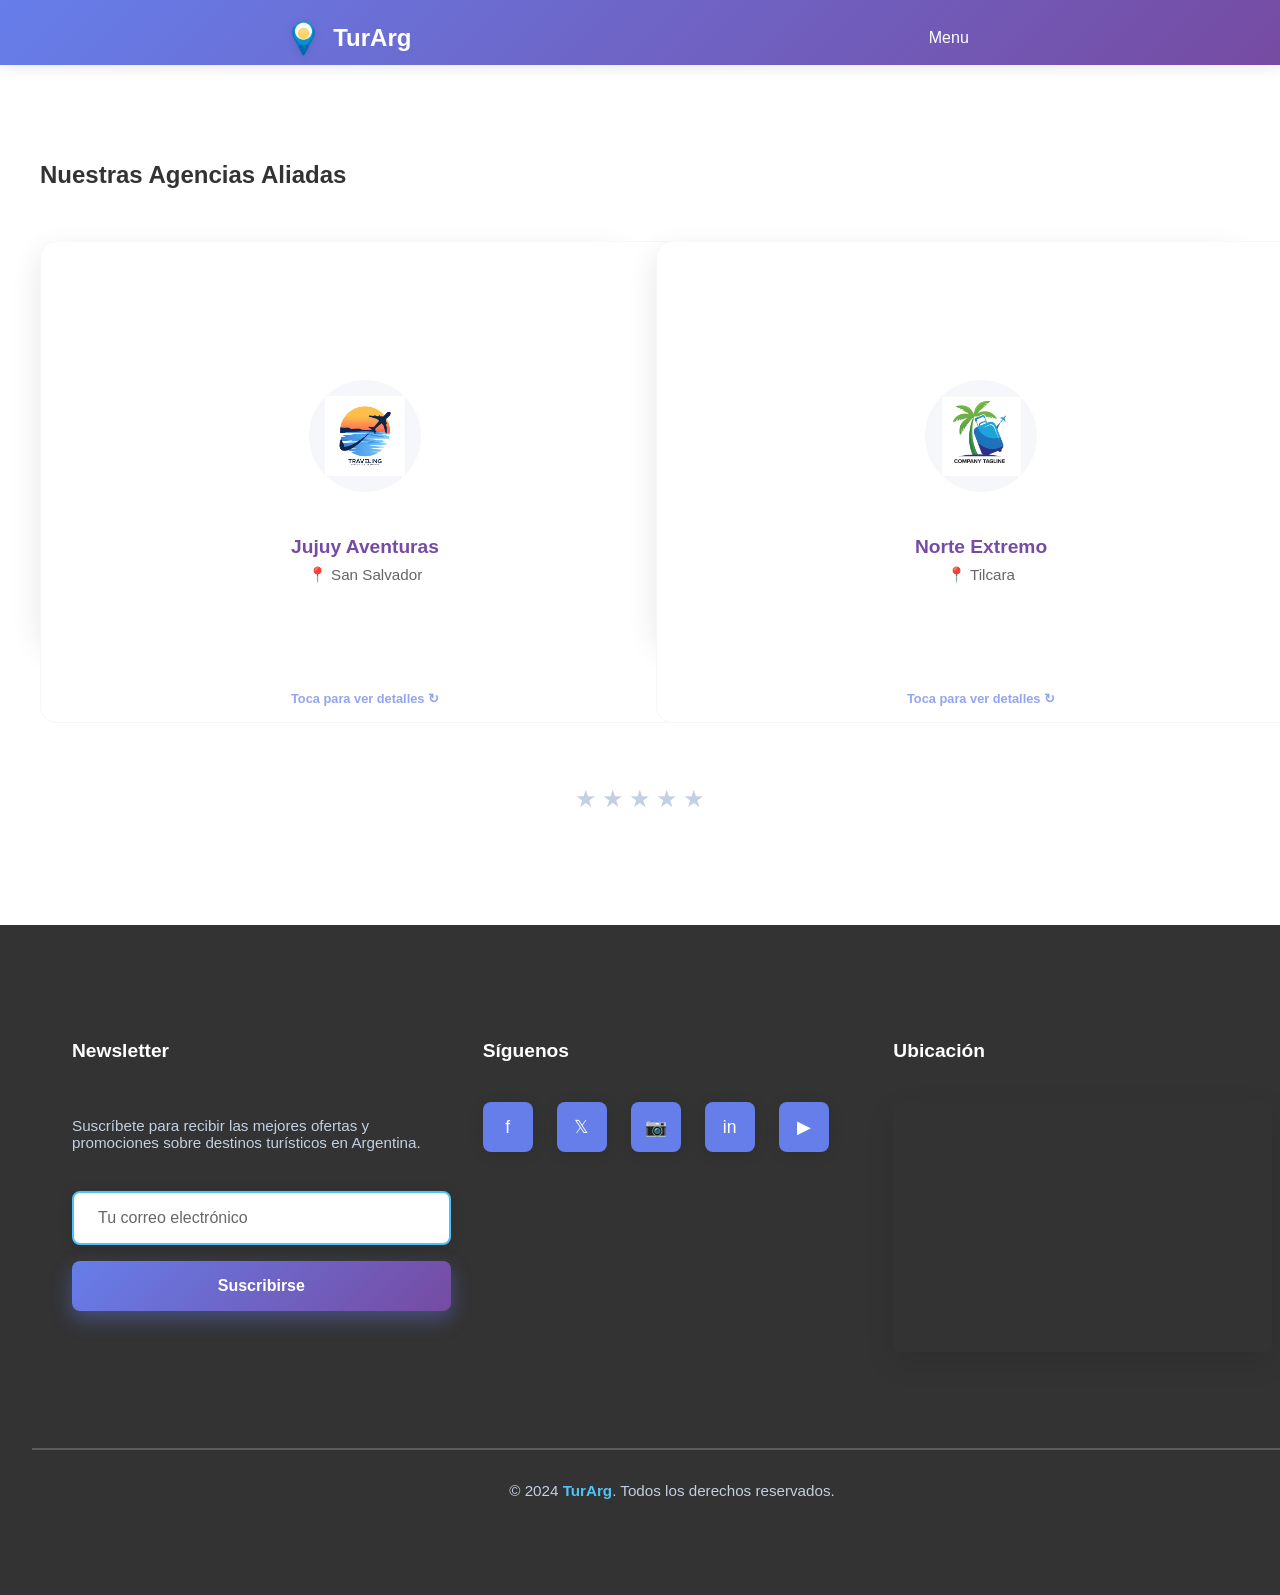
<file: agencia.html>
<!doctype html>
<html lang="es">
  <head>
    <meta charset="UTF-8" />
    <meta name="viewport" content="width=device-width, initial-scale=1.0" />
    <link rel="stylesheet" href="css/pages/agencia.css" />
    <title>Destino - TurArg</title>
  </head>
  <body>
    <!-- Encabezado -->
    <header>
      <nav class="navbar">
        <ul class="nav-links">
          <a href="index.html" class="logo-container">
            <img
              src="assets/images/TurArg-logo.webp"
              alt="Logo de Turi-Arg"
              title="Turi-Arg"
              class="logo"
            />
            <p class="">TurArg</p>
          </a>
          <li class="dropdown">
            <a href="#">Menu</a>
            <ul class="dropdown-menu">
              <li><a href="destino.html">Destino</a></li>
              <li><a href="agencia.html">Agencia</a></li>
              <li><a href="precio.html">Precio</a></li>
            </ul>
          </li>
        </ul>
      </nav>
    </header>

    <!-- Contenido Principal -->
    <main class="destination-main">
      <section class="agencies-section">
        <h1 class="filter-title">Nuestras Agencias Aliadas</h1>

        <div class="agencies-grid">
          <div class="flip-card">
            <div class="flip-card-inner">
              <div class="flip-card-front">
                <div class="agency-logo">
                  <img src="assets/images/agencia1.jpg" alt="Logo Agencia" />
                </div>
                <h3 class="agency-name">Jujuy Aventuras</h3>
                <span class="agency-location">📍 San Salvador</span>
                <div class="flip-hint">Toca para ver detalles ↻</div>
              </div>

              <div class="flip-card-back">
                <h3 class="back-title">Servicios</h3>
                <ul class="services-list">
                  <li>✅ Trekking Guiado</li>
                  <li>✅ Excursiones a las Salinas</li>
                  <li>✅ Alquiler de Bicicletas</li>
                </ul>
                <div class="agency-contact">
                  <p>📞 +54 388 1234567</p>
                  <p>📧 info@jujuyadv.com.ar</p>
                </div>
                <a href="#" class="btn-agency-contact">Contactar</a>
              </div>
            </div>
          </div>

          <div class="flip-card">
            <div class="flip-card-inner">
              <div class="flip-card-front">
                <div class="agency-logo">
                  <img src="assets/images/agencia2.jpg" alt="Logo Agencia" />
                </div>
                <h3 class="agency-name">Norte Extremo</h3>
                <span class="agency-location">📍 Tilcara</span>
                <div class="flip-hint">Toca para ver detalles ↻</div>
              </div>
              <div class="flip-card-back">
                <h3 class="back-title">Especialidades</h3>
                <ul class="services-list">
                  <li>✅ Rappel & Escalada</li>
                  <li>✅ Travesías 4x4</li>
                  <li>✅ Astroturismo</li>
                </ul>
                <div class="agency-contact">
                  <p>📞 +54 388 7654321</p>
                  <p>📧 contacto@norteextremo.com</p>
                </div>
                <a href="#" class="btn-agency-contact">Contactar</a>
              </div>
            </div>
          </div>
        </div>
      </section>
      <div class="rating-container">
        <div class="star-rating">
          <input type="radio" id="star5" name="rating" value="5" />
          <label for="star5" title="5 estrellas">★</label>

          <input type="radio" id="star4" name="rating" value="4" />
          <label for="star4" title="4 estrellas">★</label>

          <input type="radio" id="star3" name="rating" value="3" />
          <label for="star3" title="3 estrellas">★</label>

          <input type="radio" id="star2" name="rating" value="2" />
          <label for="star2" title="2 estrellas">★</label>

          <input type="radio" id="star1" name="rating" value="1" />
          <label for="star1" title="1 estrella">★</label>
        </div>
      </div>
    </main>

    <!-- Pie de página -->
    <footer>
      <div class="footer-container">
        <!-- Sección Newsletter -->
        <div class="footer-section-newsletter">
          <h3 class="footer-newsletter-title">Newsletter</h3>
          <p class="footer-newsletter-description">
            Suscríbete para recibir las mejores ofertas y promociones sobre
            destinos turísticos en Argentina.
          </p>
          <form class="newsletter-form">
            <input type="email" placeholder="Tu correo electrónico" required />
            <button type="submit">Suscribirse</button>
          </form>
        </div>

        <!-- Sección Redes Sociales -->
        <div class="footer-section-social">
          <h3 class="footer-social-title">Síguenos</h3>
          <div class="social-links">
            <a href="#" class="social-link" title="Facebook">f</a>
            <a href="#" class="social-link" title="Twitter">𝕏</a>
            <a href="#" class="social-link" title="Instagram">📷</a>
            <a href="#" class="social-link" title="LinkedIn">in</a>
            <a href="#" class="social-link" title="YouTube">▶</a>
          </div>
        </div>

        <!-- Sección Mapa Interactivo -->
        <div class="footer-section-map">
          <h3 class="footer-map-title">Ubicación</h3>
          <div class="map-container">
            <iframe
              src="https://www.openstreetmap.org/export/embed.html?bbox=-73.5,-56.0,-53.6,-21.8&layer=mapnik&marker=-38.4161,-63.6167"
              allowfullscreen=""
              loading="lazy"
              referrerpolicy="no-referrer-when-downgrade"
            >
            </iframe>
          </div>
        </div>
      </div>

      <!-- Footer Bottom -->
      <div class="footer-bottom">
        <p class="footer-copyright">
          &copy; 2024 <strong>TurArg</strong>. Todos los derechos reservados.
        </p>
      </div>
    </footer>
  </body>
</html>
</file>
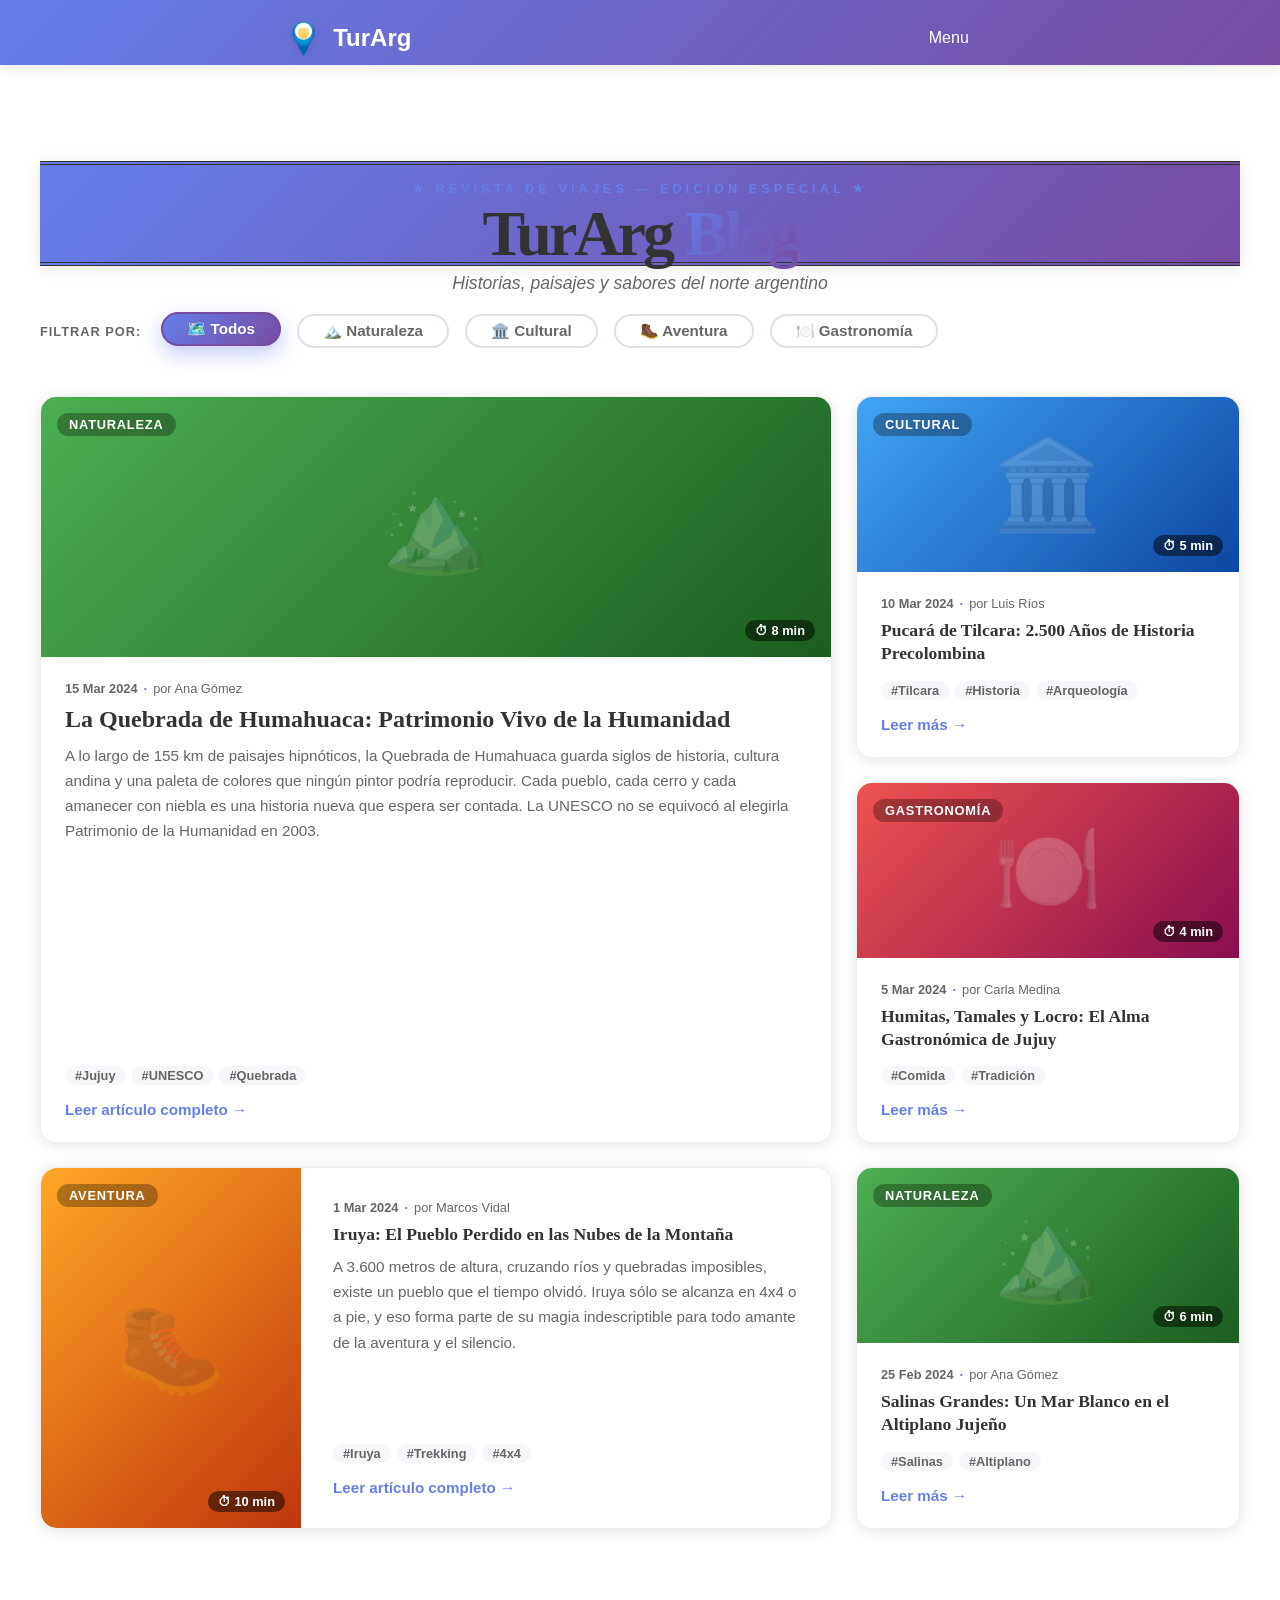
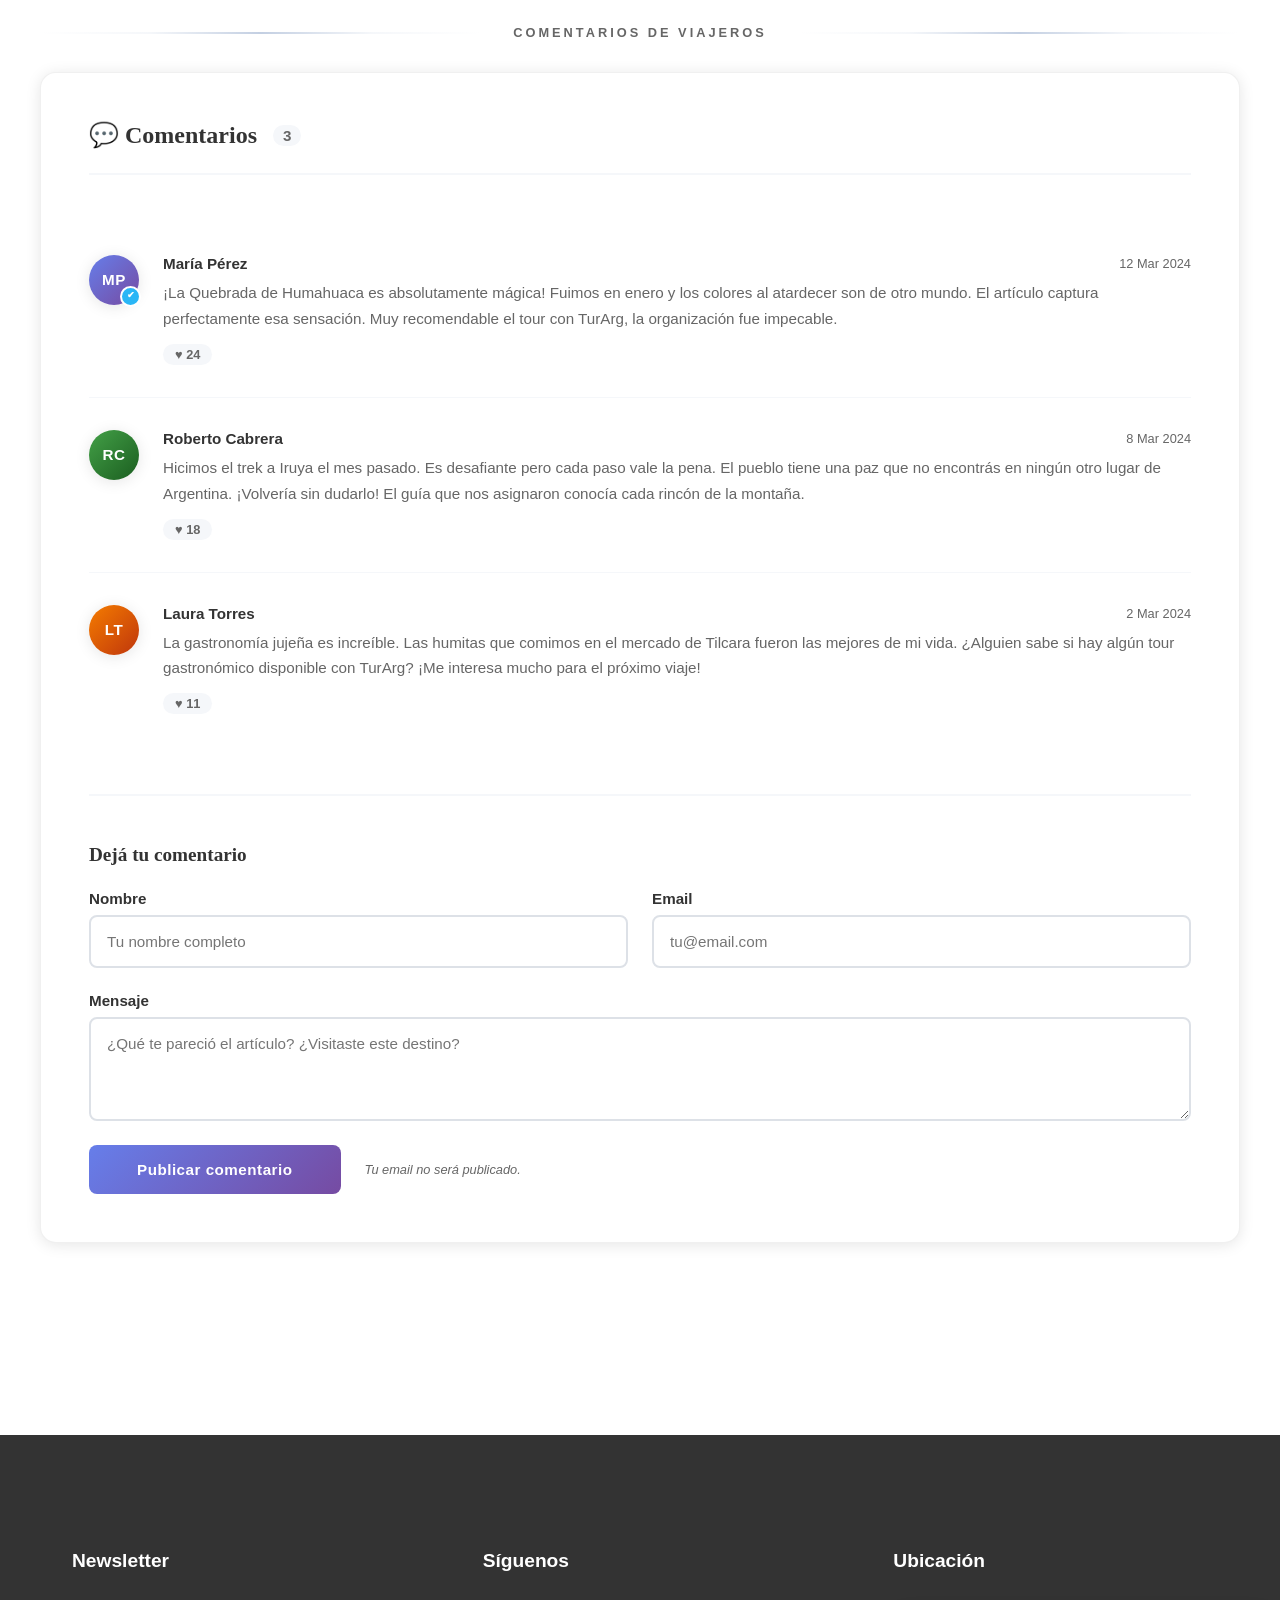
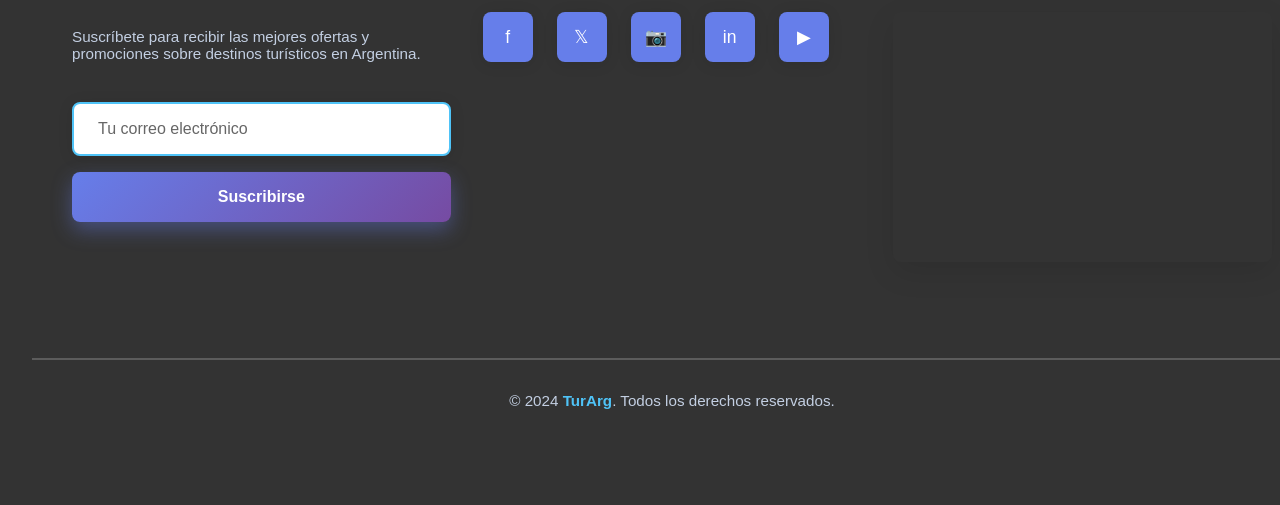
<file: blog.html>
<!doctype html>
<html lang="es">
  <head>
    <meta charset="UTF-8" />
    <meta name="viewport" content="width=device-width, initial-scale=1.0" />
    <link rel="stylesheet" href="css/pages/blog.css" />
    <title>Destino - TurArg</title>
  </head>
  <body>
    <!-- Encabezado -->
    <header>
      <nav class="navbar">
        <ul class="nav-links">
          <a href="index.html" class="logo-container">
            <img
              src="assets/images/TurArg-logo.webp"
              alt="Logo de Turi-Arg"
              title="Turi-Arg"
              class="logo"
            />
            <p class="">TurArg</p>
          </a>
          <li class="dropdown">
            <a href="#">Menu</a>
            <ul class="dropdown-menu">
              <li><a href="destino.html">Destino</a></li>
              <li><a href="agencia.html">Agencia</a></li>
              <li><a href="precio.html">Precio</a></li>
            </ul>
          </li>
        </ul>
      </nav>
    </header>

    <!-- Contenido Principal -->
    <main class="destination-main">
      <section class="blog-section">
        <!-- ── Radio inputs ocultos para el filtrado CSS ── -->
        <input
          type="radio"
          name="blog-filter"
          id="filter-all"
          class="blog-filter-input"
          checked
        />
        <input
          type="radio"
          name="blog-filter"
          id="filter-naturaleza"
          class="blog-filter-input"
        />
        <input
          type="radio"
          name="blog-filter"
          id="filter-cultural"
          class="blog-filter-input"
        />
        <input
          type="radio"
          name="blog-filter"
          id="filter-aventura"
          class="blog-filter-input"
        />
        <input
          type="radio"
          name="blog-filter"
          id="filter-gastronomia"
          class="blog-filter-input"
        />

        <!-- ── Encabezado estilo periódico ── -->
        <header class="blog-header">
          <h1 class="blog-title">TurArg <span>Blog</span></h1>
          <p class="blog-subtitle">
            Historias, paisajes y sabores del norte argentino
          </p>
          <!--<p class="blog-date-line">Jujuy · Argentina · Edición 2024</p>-->
        </header>

        <!-- ── Filtros de categoría ── -->
        <div class="blog-filter-controls">
          <label for="filter-all" class="filter-label">🗺️ Todos</label>
          <label for="filter-naturaleza" class="filter-label"
            >🏔️ Naturaleza</label
          >
          <label for="filter-cultural" class="filter-label">🏛️ Cultural</label>
          <label for="filter-aventura" class="filter-label">🥾 Aventura</label>
          <label for="filter-gastronomia" class="filter-label"
            >🍽️ Gastronomía</label
          >
        </div>

        <!-- ══════════════════════════════════════
             NEWSPAPER GRID
             Layout (3 columnas):
             [ FEATURED 2×2     ] [ Art-2 ]
             [                  ] [ Art-3 ]
             [ WIDE 2×1         ] [ Art-5 ]
             ══════════════════════════════════════ -->
        <div class="blog-grid">
          <!-- Art-1: FEATURED · Naturaleza -->
          <article class="blog-card blog-card--featured cat-naturaleza">
            <div class="blog-card__image blog-img--naturaleza">
              <span class="blog-card__category">Naturaleza</span>
              <span class="blog-card__read-time">⏱ 8 min</span>
            </div>
            <div class="blog-card__body">
              <div class="blog-card__meta">
                <time>15 Mar 2024</time>
                <span class="meta-sep">·</span>
                <span>por Ana Gómez</span>
              </div>
              <h2 class="blog-card__title">
                La Quebrada de Humahuaca: Patrimonio Vivo de la Humanidad
              </h2>
              <p class="blog-card__excerpt">
                A lo largo de 155 km de paisajes hipnóticos, la Quebrada de
                Humahuaca guarda siglos de historia, cultura andina y una paleta
                de colores que ningún pintor podría reproducir. Cada pueblo,
                cada cerro y cada amanecer con niebla es una historia nueva que
                espera ser contada. La UNESCO no se equivocó al elegirla
                Patrimonio de la Humanidad en 2003.
              </p>
              <div class="blog-card__tags">
                <span class="blog-tag">#Jujuy</span>
                <span class="blog-tag">#UNESCO</span>
                <span class="blog-tag">#Quebrada</span>
              </div>
              <a href="#" class="blog-card__link">Leer artículo completo →</a>
            </div>
          </article>

          <!-- Art-2: Cultural -->
          <article class="blog-card cat-cultural">
            <div class="blog-card__image blog-img--cultural">
              <span class="blog-card__category">Cultural</span>
              <span class="blog-card__read-time">⏱ 5 min</span>
            </div>
            <div class="blog-card__body">
              <div class="blog-card__meta">
                <time>10 Mar 2024</time>
                <span class="meta-sep">·</span>
                <span>por Luis Ríos</span>
              </div>
              <h3 class="blog-card__title">
                Pucará de Tilcara: 2.500 Años de Historia Precolombina
              </h3>
              <div class="blog-card__tags">
                <span class="blog-tag">#Tilcara</span>
                <span class="blog-tag">#Historia</span>
                <span class="blog-tag">#Arqueología</span>
              </div>
              <a href="#" class="blog-card__link">Leer más →</a>
            </div>
          </article>

          <!-- Art-3: Gastronomía -->
          <article class="blog-card cat-gastronomia">
            <div class="blog-card__image blog-img--gastronomia">
              <span class="blog-card__category">Gastronomía</span>
              <span class="blog-card__read-time">⏱ 4 min</span>
            </div>
            <div class="blog-card__body">
              <div class="blog-card__meta">
                <time>5 Mar 2024</time>
                <span class="meta-sep">·</span>
                <span>por Carla Medina</span>
              </div>
              <h3 class="blog-card__title">
                Humitas, Tamales y Locro: El Alma Gastronómica de Jujuy
              </h3>
              <div class="blog-card__tags">
                <span class="blog-tag">#Comida</span>
                <span class="blog-tag">#Tradición</span>
              </div>
              <a href="#" class="blog-card__link">Leer más →</a>
            </div>
          </article>

          <!-- Art-4: WIDE · Aventura -->
          <article class="blog-card blog-card--wide cat-aventura">
            <div class="blog-card__image blog-img--aventura">
              <span class="blog-card__category">Aventura</span>
              <span class="blog-card__read-time">⏱ 10 min</span>
            </div>
            <div class="blog-card__body">
              <div class="blog-card__meta">
                <time>1 Mar 2024</time>
                <span class="meta-sep">·</span>
                <span>por Marcos Vidal</span>
              </div>
              <h3 class="blog-card__title">
                Iruya: El Pueblo Perdido en las Nubes de la Montaña
              </h3>
              <p class="blog-card__excerpt">
                A 3.600 metros de altura, cruzando ríos y quebradas imposibles,
                existe un pueblo que el tiempo olvidó. Iruya sólo se alcanza en
                4x4 o a pie, y eso forma parte de su magia indescriptible para
                todo amante de la aventura y el silencio.
              </p>
              <div class="blog-card__tags">
                <span class="blog-tag">#Iruya</span>
                <span class="blog-tag">#Trekking</span>
                <span class="blog-tag">#4x4</span>
              </div>
              <a href="#" class="blog-card__link">Leer artículo completo →</a>
            </div>
          </article>

          <!-- Art-5: Naturaleza -->
          <article class="blog-card cat-naturaleza">
            <div class="blog-card__image blog-img--naturaleza">
              <span class="blog-card__category">Naturaleza</span>
              <span class="blog-card__read-time">⏱ 6 min</span>
            </div>
            <div class="blog-card__body">
              <div class="blog-card__meta">
                <time>25 Feb 2024</time>
                <span class="meta-sep">·</span>
                <span>por Ana Gómez</span>
              </div>
              <h3 class="blog-card__title">
                Salinas Grandes: Un Mar Blanco en el Altiplano Jujeño
              </h3>
              <div class="blog-card__tags">
                <span class="blog-tag">#Salinas</span>
                <span class="blog-tag">#Altiplano</span>
              </div>
              <a href="#" class="blog-card__link">Leer más →</a>
            </div>
          </article>
        </div>
        <!-- /blog-grid -->

        <!-- ── Separador tipo diario ── -->
        <div class="blog-section-divider">
          <span>Comentarios de Viajeros</span>
        </div>

        <!-- ══════════════════════════════════════
             SECCIÓN DE COMENTARIOS
             Avatares CSS puro con ::before/::after
             ══════════════════════════════════════ -->
        <div class="blog-comments">
          <h3 class="blog-comments__title" data-count="3">💬 Comentarios</h3>

          <div class="comments-list">
            <!-- Comentario 1 — avatar con verificado (::after) -->
            <div class="comment">
              <div
                class="comment__avatar comment__avatar--verified"
                data-initials="MP"
              ></div>
              <div class="comment__body">
                <div class="comment__header">
                  <span class="comment__name">María Pérez</span>
                  <time class="comment__date">12 Mar 2024</time>
                </div>
                <p class="comment__text">
                  ¡La Quebrada de Humahuaca es absolutamente mágica! Fuimos en
                  enero y los colores al atardecer son de otro mundo. El
                  artículo captura perfectamente esa sensación. Muy recomendable
                  el tour con TurArg, la organización fue impecable.
                </p>
                <div class="comment__reactions">
                  <button class="comment__like">♥ 24</button>
                </div>
              </div>
            </div>

            <!-- Comentario 2 -->
            <div class="comment">
              <div class="comment__avatar" data-initials="RC"></div>
              <div class="comment__body">
                <div class="comment__header">
                  <span class="comment__name">Roberto Cabrera</span>
                  <time class="comment__date">8 Mar 2024</time>
                </div>
                <p class="comment__text">
                  Hicimos el trek a Iruya el mes pasado. Es desafiante pero cada
                  paso vale la pena. El pueblo tiene una paz que no encontrás en
                  ningún otro lugar de Argentina. ¡Volvería sin dudarlo! El guía
                  que nos asignaron conocía cada rincón de la montaña.
                </p>
                <div class="comment__reactions">
                  <button class="comment__like">♥ 18</button>
                </div>
              </div>
            </div>

            <!-- Comentario 3 -->
            <div class="comment">
              <div class="comment__avatar" data-initials="LT"></div>
              <div class="comment__body">
                <div class="comment__header">
                  <span class="comment__name">Laura Torres</span>
                  <time class="comment__date">2 Mar 2024</time>
                </div>
                <p class="comment__text">
                  La gastronomía jujeña es increíble. Las humitas que comimos en
                  el mercado de Tilcara fueron las mejores de mi vida. ¿Alguien
                  sabe si hay algún tour gastronómico disponible con TurArg? ¡Me
                  interesa mucho para el próximo viaje!
                </p>
                <div class="comment__reactions">
                  <button class="comment__like">♥ 11</button>
                </div>
              </div>
            </div>
          </div>
          <!-- /comments-list -->

          <!-- ── Formulario de comentario ── -->
          <form class="comment-form">
            <h4 class="comment-form__title">Dejá tu comentario</h4>
            <div class="comment-form__fields">
              <div class="comment-form__group">
                <label for="comment-name">Nombre</label>
                <input
                  type="text"
                  id="comment-name"
                  placeholder="Tu nombre completo"
                />
              </div>
              <div class="comment-form__group">
                <label for="comment-email">Email</label>
                <input
                  type="email"
                  id="comment-email"
                  placeholder="tu@email.com"
                />
              </div>
              <div class="comment-form__group comment-form__group--full">
                <label for="comment-text">Mensaje</label>
                <textarea
                  id="comment-text"
                  rows="4"
                  placeholder="¿Qué te pareció el artículo? ¿Visitaste este destino?"
                ></textarea>
              </div>
            </div>
            <div class="comment-form__footer">
              <button type="submit" class="comment-form__submit">
                Publicar comentario
              </button>
              <span class="comment-form__note">
                Tu email no será publicado.
              </span>
            </div>
          </form>
        </div>
        <!-- /blog-comments -->
      </section>
    </main>

    <!-- Pie de página -->
    <footer>
      <div class="footer-container">
        <!-- Sección Newsletter -->
        <div class="footer-section-newsletter">
          <h3 class="footer-newsletter-title">Newsletter</h3>
          <p class="footer-newsletter-description">
            Suscríbete para recibir las mejores ofertas y promociones sobre
            destinos turísticos en Argentina.
          </p>
          <form class="newsletter-form">
            <input type="email" placeholder="Tu correo electrónico" required />
            <button type="submit">Suscribirse</button>
          </form>
        </div>

        <!-- Sección Redes Sociales -->
        <div class="footer-section-social">
          <h3 class="footer-social-title">Síguenos</h3>
          <div class="social-links">
            <a href="#" class="social-link" title="Facebook">f</a>
            <a href="#" class="social-link" title="Twitter">𝕏</a>
            <a href="#" class="social-link" title="Instagram">📷</a>
            <a href="#" class="social-link" title="LinkedIn">in</a>
            <a href="#" class="social-link" title="YouTube">▶</a>
          </div>
        </div>

        <!-- Sección Mapa Interactivo -->
        <div class="footer-section-map">
          <h3 class="footer-map-title">Ubicación</h3>
          <div class="map-container">
            <iframe
              src="https://www.openstreetmap.org/export/embed.html?bbox=-73.5,-56.0,-53.6,-21.8&layer=mapnik&marker=-38.4161,-63.6167"
              allowfullscreen=""
              loading="lazy"
              referrerpolicy="no-referrer-when-downgrade"
            >
            </iframe>
          </div>
        </div>
      </div>

      <!-- Footer Bottom -->
      <div class="footer-bottom">
        <p class="footer-copyright">
          &copy; 2024 <strong>TurArg</strong>. Todos los derechos reservados.
        </p>
      </div>
    </footer>
  </body>
</html>
</file>
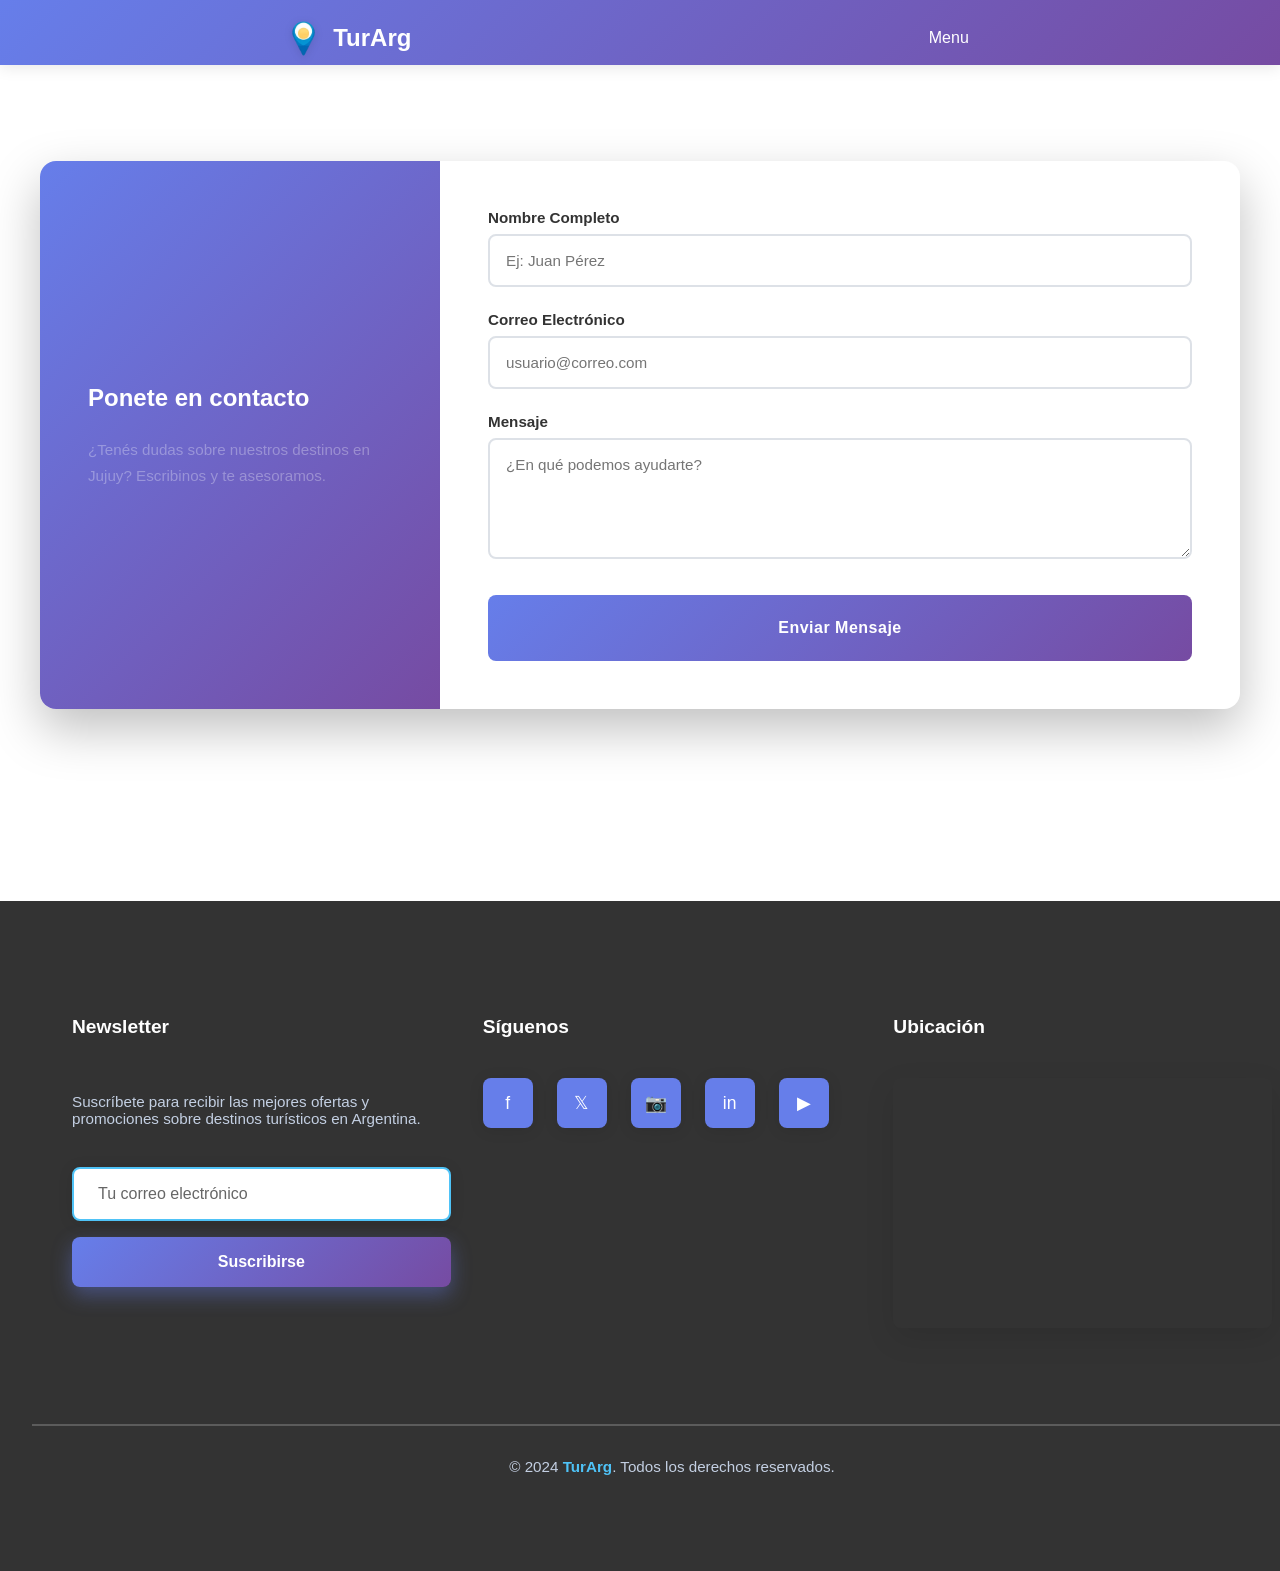
<file: contact.html>
<!doctype html>
<html lang="es">
  <head>
    <meta charset="UTF-8" />
    <meta name="viewport" content="width=device-width, initial-scale=1.0" />
    <link rel="stylesheet" href="css/pages/contact.css" />
    <title>Destino - TurArg</title>
  </head>
  <body>
    <!-- Encabezado -->
    <header>
      <nav class="navbar">
        <ul class="nav-links">
          <a href="index.html" class="logo-container">
            <img
              src="assets/images/TurArg-logo.webp"
              alt="Logo de Turi-Arg"
              title="Turi-Arg"
              class="logo"
            />
            <p class="">TurArg</p>
          </a>
          <li class="dropdown">
            <a href="#">Menu</a>
            <ul class="dropdown-menu">
              <li><a href="destino.html">Destino</a></li>
              <li><a href="agencia.html">Agencia</a></li>
              <li><a href="precio.html">Precio</a></li>
            </ul>
          </li>
        </ul>
      </nav>
    </header>

    <!-- Contenido Principal -->
    <main class="destination-main">
      <section class="contact-section">
        <div class="contact-container">
          <div class="contact-info">
            <h2 class="filter-title">Ponete en contacto</h2>
            <p>
              ¿Tenés dudas sobre nuestros destinos en Jujuy? Escribinos y te
              asesoramos.
            </p>
          </div>

          <input type="checkbox" id="form-trigger" class="form-state-check" />

          <form class="contact-form" action="#success-modal">
            <div class="form-group">
              <label for="name">Nombre Completo</label>
              <input
                type="text"
                id="name"
                name="name"
                placeholder="Ej: Juan Pérez"
                required
                minlength="3"
              />
              <span class="error-msg"
                >Por favor, ingresá un nombre válido.</span
              >
            </div>

            <div class="form-group">
              <label for="email">Correo Electrónico</label>
              <input
                type="email"
                id="email"
                name="email"
                placeholder="usuario@correo.com"
                required
              />
              <span class="error-msg"
                >Ingresá un email válido (ej@mail.com).</span
              >
            </div>

            <div class="form-group">
              <label for="message">Mensaje</label>
              <textarea
                id="message"
                name="message"
                rows="5"
                placeholder="¿En qué podemos ayudarte?"
                required
                minlength="10"
              ></textarea>
              <span class="error-msg"
                >Por favor, escribí un mensaje (mínimo 10 caracteres).</span
              >
            </div>

            <button type="submit" class="btn-submit">
              <span class="btn-text">Enviar Mensaje</span>
              <div class="spinner"></div>
            </button>
          </form>

          <div id="success-modal" class="modal-overlay">
            <div class="modal-content">
              <div class="modal-icon">✔</div>
              <h3>¡Mensaje Enviado!</h3>
              <p>Gracias por contactarnos. Te responderemos a la brevedad.</p>
              <a href="#" class="btn-close-modal">Cerrar</a>
            </div>
          </div>
        </div>
      </section>
    </main>

    <!-- Pie de página -->
    <footer>
      <div class="footer-container">
        <!-- Sección Newsletter -->
        <div class="footer-section-newsletter">
          <h3 class="footer-newsletter-title">Newsletter</h3>
          <p class="footer-newsletter-description">
            Suscríbete para recibir las mejores ofertas y promociones sobre
            destinos turísticos en Argentina.
          </p>
          <form class="newsletter-form">
            <input type="email" placeholder="Tu correo electrónico" required />
            <button type="submit">Suscribirse</button>
          </form>
        </div>

        <!-- Sección Redes Sociales -->
        <div class="footer-section-social">
          <h3 class="footer-social-title">Síguenos</h3>
          <div class="social-links">
            <a href="#" class="social-link" title="Facebook">f</a>
            <a href="#" class="social-link" title="Twitter">𝕏</a>
            <a href="#" class="social-link" title="Instagram">📷</a>
            <a href="#" class="social-link" title="LinkedIn">in</a>
            <a href="#" class="social-link" title="YouTube">▶</a>
          </div>
        </div>

        <!-- Sección Mapa Interactivo -->
        <div class="footer-section-map">
          <h3 class="footer-map-title">Ubicación</h3>
          <div class="map-container">
            <iframe
              src="https://www.openstreetmap.org/export/embed.html?bbox=-73.5,-56.0,-53.6,-21.8&layer=mapnik&marker=-38.4161,-63.6167"
              allowfullscreen=""
              loading="lazy"
              referrerpolicy="no-referrer-when-downgrade"
            >
            </iframe>
          </div>
        </div>
      </div>

      <!-- Footer Bottom -->
      <div class="footer-bottom">
        <p class="footer-copyright">
          &copy; 2024 <strong>TurArg</strong>. Todos los derechos reservados.
        </p>
      </div>
    </footer>
  </body>
</html>
</file>
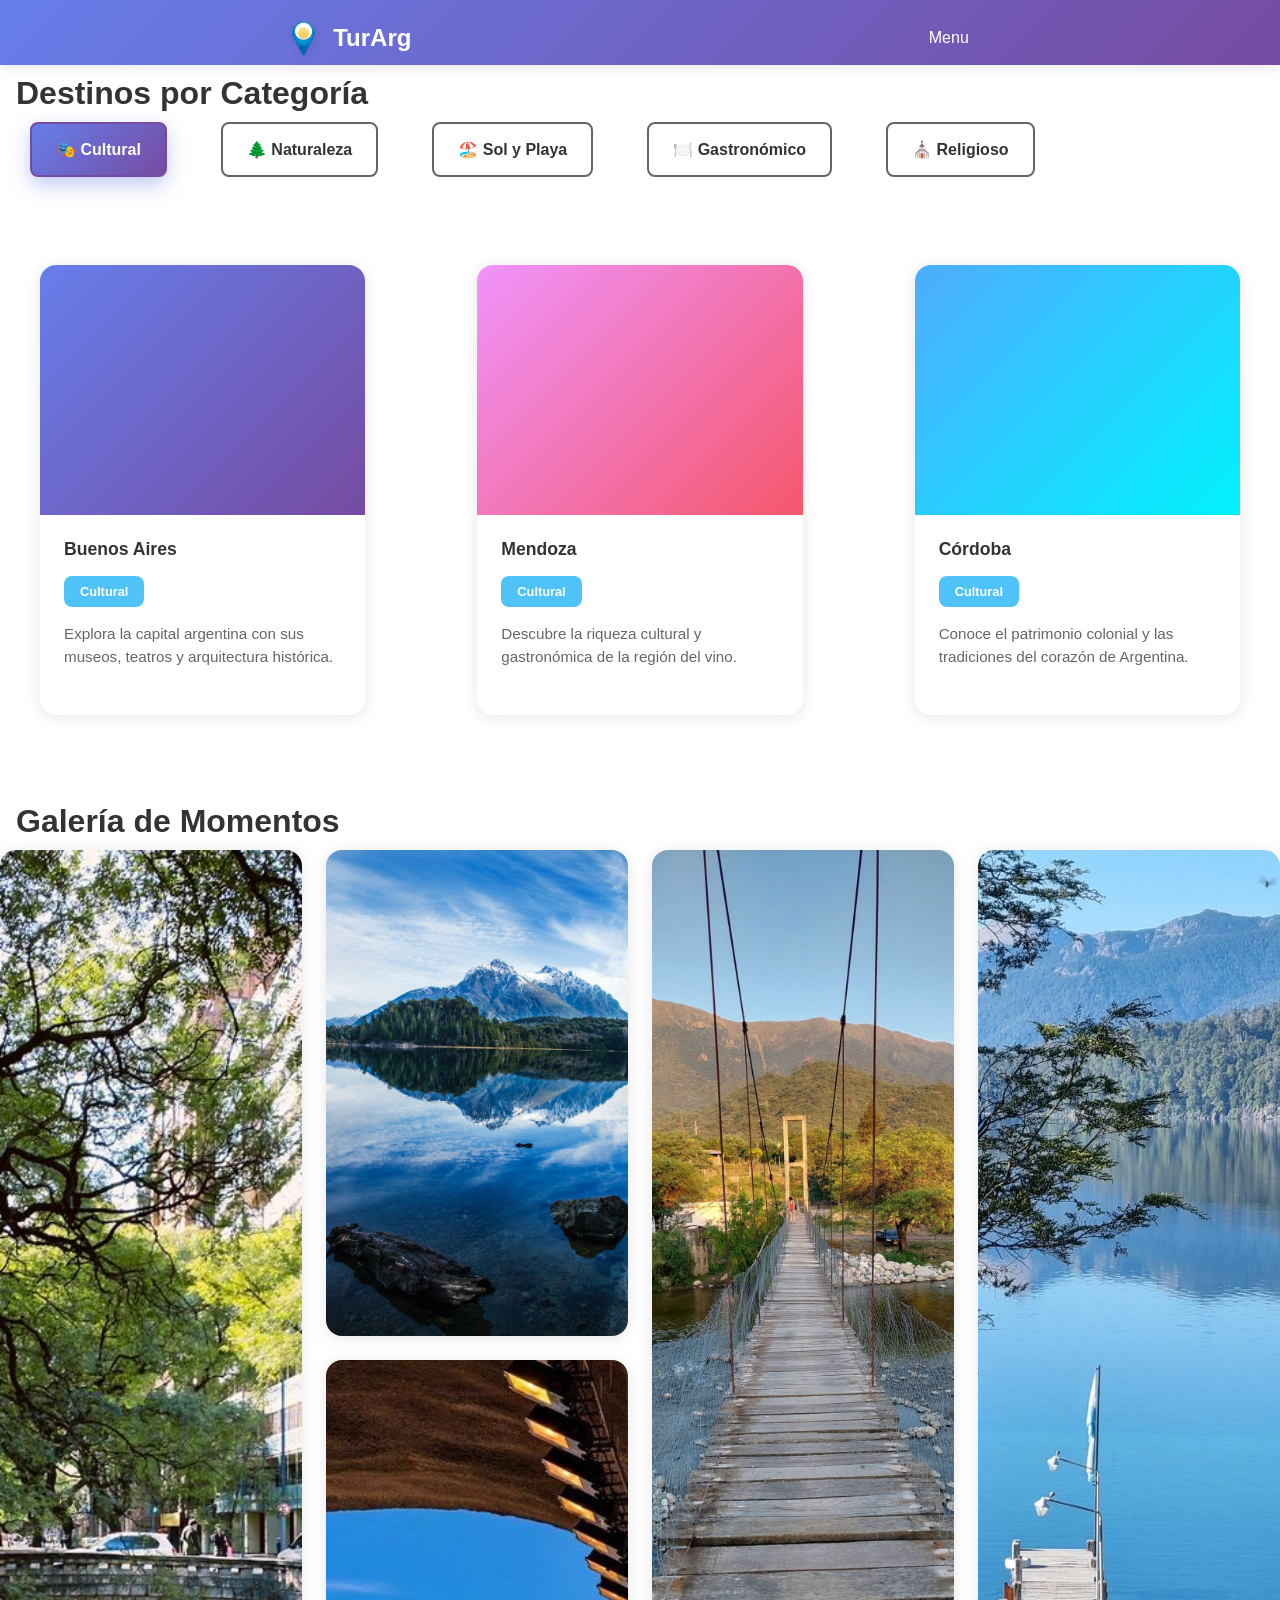
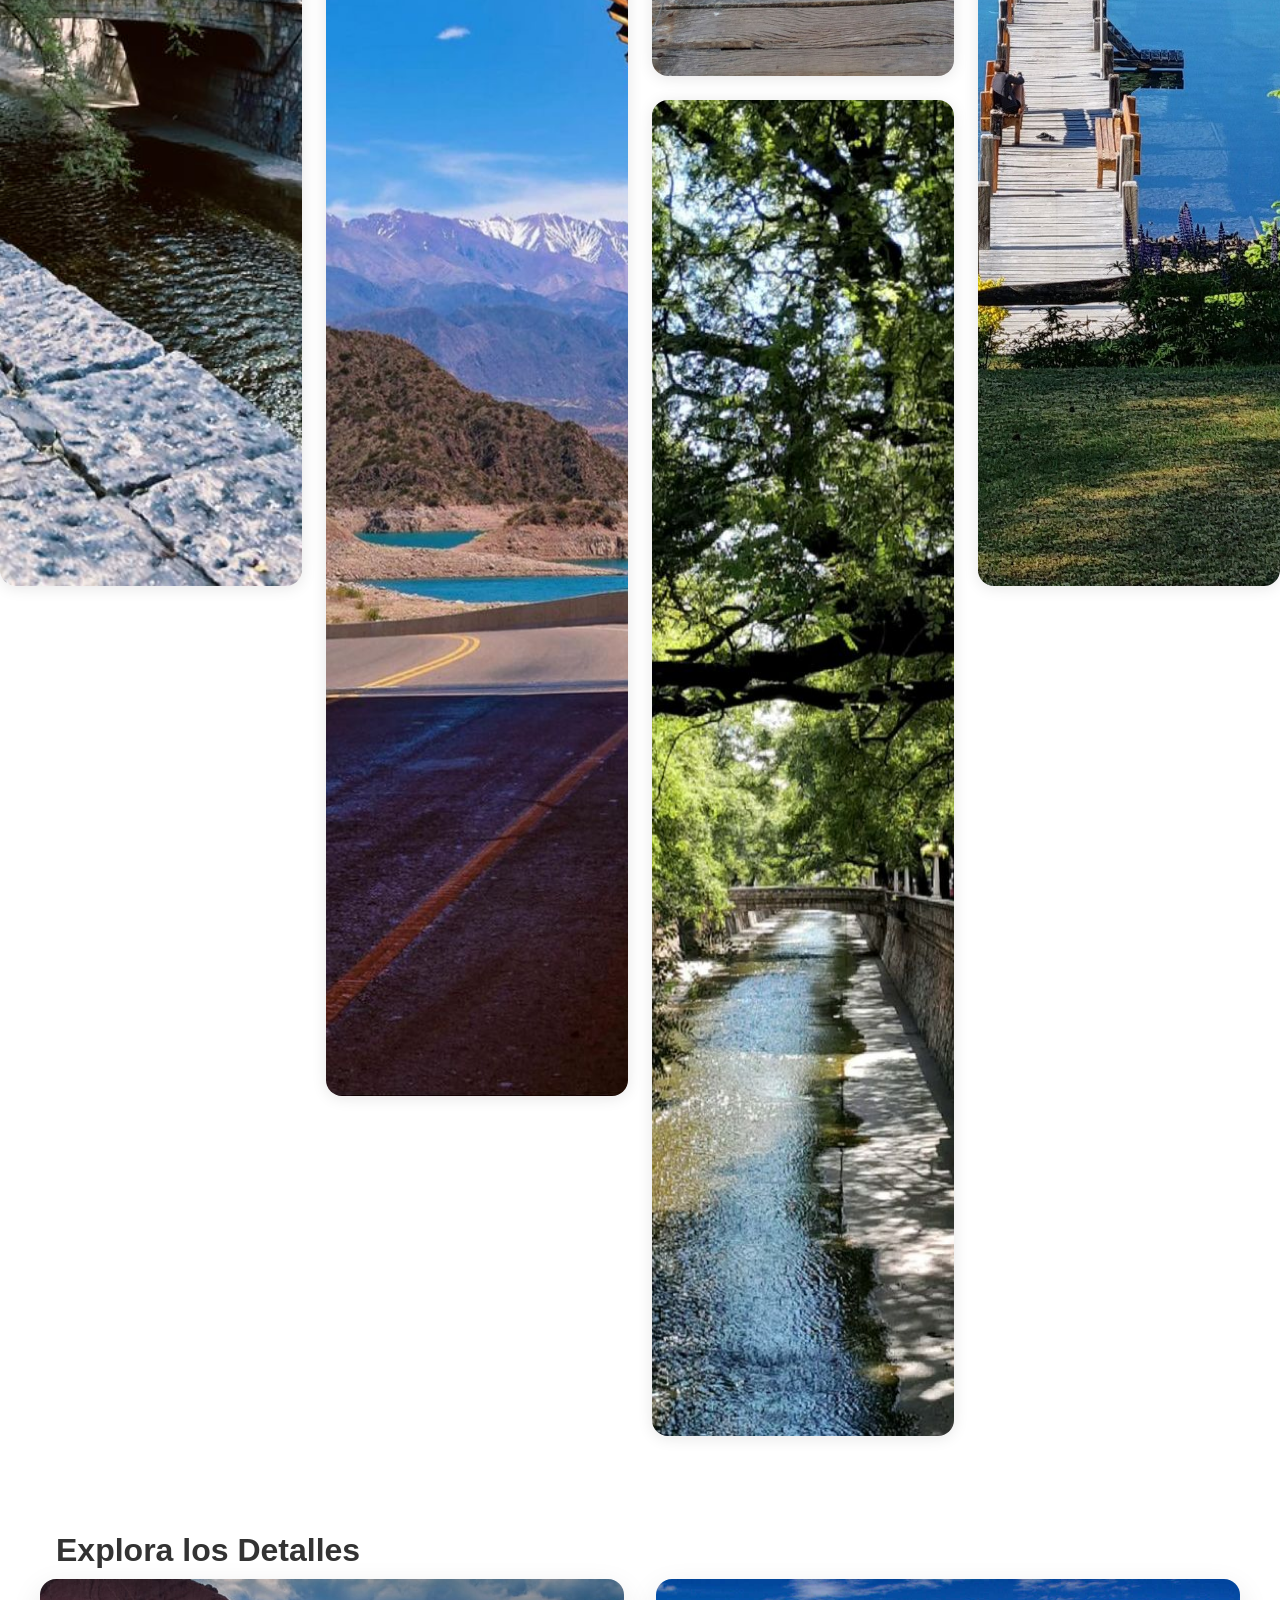
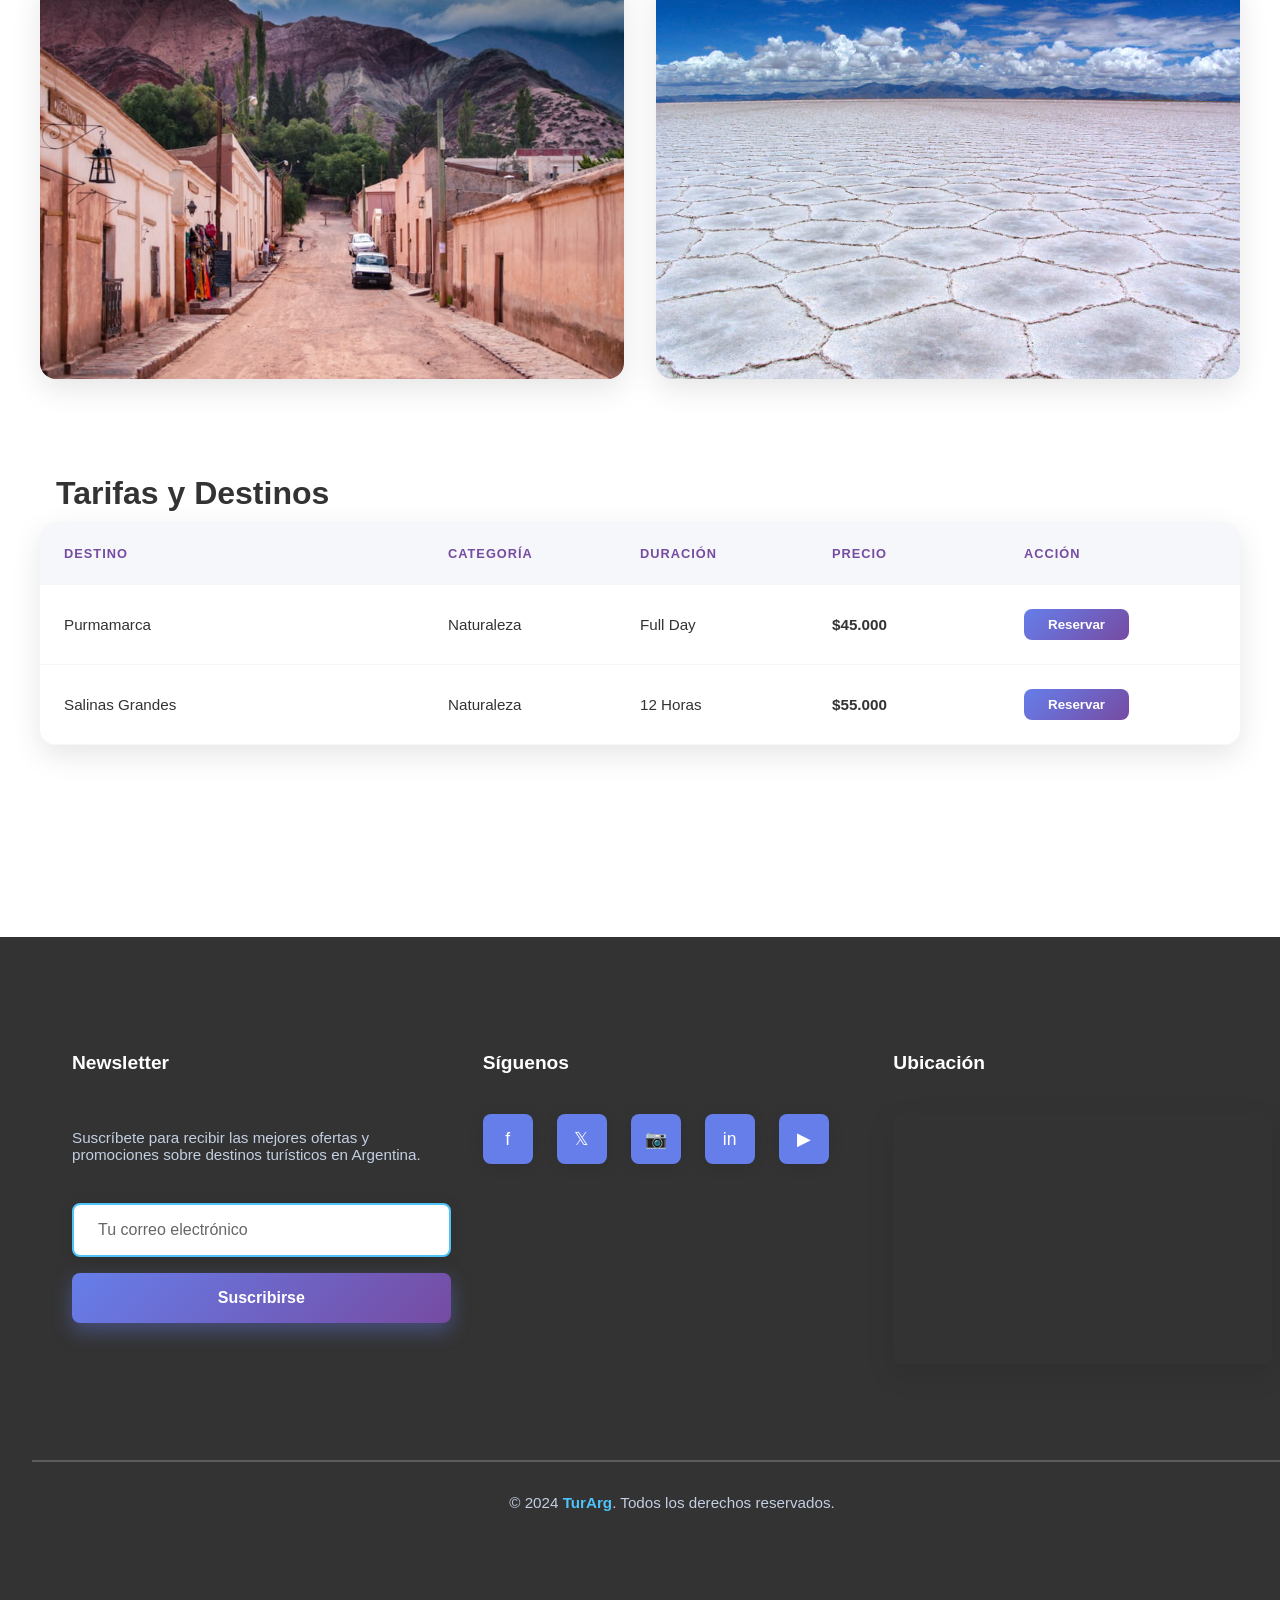
<file: destino.html>
<!doctype html>
<html lang="es">
  <head>
    <meta charset="UTF-8" />
    <meta name="viewport" content="width=device-width, initial-scale=1.0" />
    <link rel="stylesheet" href="css/pages/destino.css" />
    <title>Destino - TurArg</title>
  </head>
  <body>
    <!-- Encabezado -->
    <header>
      <nav class="navbar">
        <ul class="nav-links">
          <a href="index.html" class="logo-container">
            <img
              src="assets/images/TurArg-logo.webp"
              alt="Logo de Turi-Arg"
              title="Turi-Arg"
              class="logo"
            />
            <p class="">TurArg</p>
          </a>
          <li class="dropdown">
            <a href="#">Menu</a>
            <ul class="dropdown-menu">
              <li><a href="destino.html">Destino</a></li>
              <li><a href="agencia.html">Agencia</a></li>
              <li><a href="precio.html">Precio</a></li>
            </ul>
          </li>
        </ul>
      </nav>
    </header>

    <!-- Contenido Principal -->
    <main class="destination-main">
      <section>
        <!-- Filtro de Categorías -->
        <div class="category-filter-container">
          <h2 class="filter-title">Destinos por Categoría</h2>

          <!-- Radio buttons ocultos (mutualmente excluyentes) -->
          <input
            type="radio"
            id="cultural"
            name="category"
            class="category-checkbox"
            checked
          />
          <input
            type="radio"
            id="naturaleza"
            name="category"
            class="category-checkbox"
          />
          <input
            type="radio"
            id="solplaya"
            name="category"
            class="category-checkbox"
          />
          <input
            type="radio"
            id="gastronomico"
            name="category"
            class="category-checkbox"
          />
          <input
            type="radio"
            id="religioso"
            name="category"
            class="category-checkbox"
          />

          <!-- Controles de filtro con labels -->
          <div class="filter-controls">
            <label for="cultural" class="category-label">🎭 Cultural</label>
            <label for="naturaleza" class="category-label">🌲 Naturaleza</label>
            <label for="solplaya" class="category-label">🏖️ Sol y Playa</label>
            <label for="gastronomico" class="category-label"
              >🍽️ Gastronómico</label
            >
            <label for="religioso" class="category-label">⛪ Religioso</label>
          </div>

          <!-- Grid de Destinos -->
          <div class="destinations-grid">
            <!-- Destinos Culturales -->
            <div class="destination-card" data-category="cultural">
              <div
                class="destination-image"
                style="
                  background: linear-gradient(135deg, #667eea 0%, #764ba2 100%);
                "
              ></div>
              <div class="destination-content">
                <h3 class="destination-title">Buenos Aires</h3>
                <span class="destination-category">Cultural</span>
                <p class="destination-description">
                  Explora la capital argentina con sus museos, teatros y
                  arquitectura histórica.
                </p>
              </div>
            </div>

            <div class="destination-card" data-category="cultural">
              <div
                class="destination-image"
                style="
                  background: linear-gradient(135deg, #f093fb 0%, #f5576c 100%);
                "
              ></div>
              <div class="destination-content">
                <h3 class="destination-title">Mendoza</h3>
                <span class="destination-category">Cultural</span>
                <p class="destination-description">
                  Descubre la riqueza cultural y gastronómica de la región del
                  vino.
                </p>
              </div>
            </div>

            <div class="destination-card" data-category="cultural">
              <div
                class="destination-image"
                style="
                  background: linear-gradient(135deg, #4facfe 0%, #00f2fe 100%);
                "
              ></div>
              <div class="destination-content">
                <h3 class="destination-title">Córdoba</h3>
                <span class="destination-category">Cultural</span>
                <p class="destination-description">
                  Conoce el patrimonio colonial y las tradiciones del corazón de
                  Argentina.
                </p>
              </div>
            </div>

            <!-- Destinos de Naturaleza -->
            <div class="destination-card" data-category="naturaleza">
              <div
                class="destination-image"
                style="
                  background: linear-gradient(135deg, #43e97b 0%, #38f9d7 100%);
                "
              ></div>
              <div class="destination-content">
                <h3 class="destination-title">Cataratas del Iguazú</h3>
                <span class="destination-category">Naturaleza</span>
                <p class="destination-description">
                  Maravíllate con las espectaculares cascadas de agua en la
                  selva misionera.
                </p>
              </div>
            </div>

            <div class="destination-card" data-category="naturaleza">
              <div
                class="destination-image"
                style="
                  background: linear-gradient(135deg, #fa709a 0%, #fee140 100%);
                "
              ></div>
              <div class="destination-content">
                <h3 class="destination-title">Parque Nacional Nahuel Huapi</h3>
                <span class="destination-category">Naturaleza</span>
                <p class="destination-description">
                  Disfruta de montañas, lagos y bosques en la Patagonia
                  argentina.
                </p>
              </div>
            </div>

            <div class="destination-card" data-category="naturaleza">
              <div
                class="destination-image"
                style="
                  background: linear-gradient(135deg, #30cfd0 0%, #330867 100%);
                "
              ></div>
              <div class="destination-content">
                <h3 class="destination-title">Salta</h3>
                <span class="destination-category">Naturaleza</span>
                <p class="destination-description">
                  Explora la belleza natural de las montañas y valles del norte
                  argentino.
                </p>
              </div>
            </div>

            <!-- Destinos de Sol y Playa -->
            <div class="destination-card" data-category="solplaya">
              <div
                class="destination-image"
                style="
                  background: linear-gradient(135deg, #ff9a56 0%, #ff6a88 100%);
                "
              ></div>
              <div class="destination-content">
                <h3 class="destination-title">Mar del Plata</h3>
                <span class="destination-category">Sol y Playa</span>
                <p class="destination-description">
                  Relájate en las playas más populares de la costa atlántica
                  argentina.
                </p>
              </div>
            </div>

            <div class="destination-card" data-category="solplaya">
              <div
                class="destination-image"
                style="
                  background: linear-gradient(135deg, #a8edea 0%, #fed6e3 100%);
                "
              ></div>
              <div class="destination-content">
                <h3 class="destination-title">Pinamar</h3>
                <span class="destination-category">Sol y Playa</span>
                <p class="destination-description">
                  Disfruta de playas tranquilas y bosques de pinos junto al mar.
                </p>
              </div>
            </div>

            <div class="destination-card" data-category="solplaya">
              <div
                class="destination-image"
                style="
                  background: linear-gradient(135deg, #ff6e7f 0%, #bfe9ff 100%);
                "
              ></div>
              <div class="destination-content">
                <h3 class="destination-title">Necochea</h3>
                <span class="destination-category">Sol y Playa</span>
                <p class="destination-description">
                  Vive la experiencia de playas amplias y aguas del Atlántico
                  Sur.
                </p>
              </div>
            </div>

            <!-- Destinos Gastronómicos -->
            <div class="destination-card" data-category="gastronomico">
              <div
                class="destination-image"
                style="
                  background: linear-gradient(135deg, #ffa502 0%, #ffcd56 100%);
                "
              ></div>
              <div class="destination-content">
                <h3 class="destination-title">La Rioja</h3>
                <span class="destination-category">Gastronómico</span>
                <p class="destination-description">
                  Prueba los mejores vinos y quesos artesanales de la región.
                </p>
              </div>
            </div>

            <div class="destination-card" data-category="gastronomico">
              <div
                class="destination-image"
                style="
                  background: linear-gradient(135deg, #eb3b5a 0%, #fc5a8d 100%);
                "
              ></div>
              <div class="destination-content">
                <h3 class="destination-title">San Juan</h3>
                <span class="destination-category">Gastronómico</span>
                <p class="destination-description">
                  Degusta la famosa gastronomía y vinos de la región cuyana.
                </p>
              </div>
            </div>

            <div class="destination-card" data-category="gastronomico">
              <div
                class="destination-image"
                style="
                  background: linear-gradient(135deg, #667eea 0%, #764ba2 100%);
                "
              ></div>
              <div class="destination-content">
                <h3 class="destination-title">Jujuy</h3>
                <span class="destination-category">Gastronómico</span>
                <p class="destination-description">
                  Saborea la cocina tradicional del noroeste argentino con
                  influencias andinas.
                </p>
              </div>
            </div>

            <!-- Destinos Religiosos -->
            <div class="destination-card" data-category="religioso">
              <div
                class="destination-image"
                style="
                  background: linear-gradient(135deg, #12c2e9 0%, #c471ed 100%);
                "
              ></div>
              <div class="destination-content">
                <h3 class="destination-title">Basílica de Luján</h3>
                <span class="destination-category">Religioso</span>
                <p class="destination-description">
                  Visita el principal santuario católico de Argentina y centro
                  de peregrinación.
                </p>
              </div>
            </div>

            <div class="destination-card" data-category="religioso">
              <div
                class="destination-image"
                style="
                  background: linear-gradient(135deg, #f093fb 0%, #f5576c 100%);
                "
              ></div>
              <div class="destination-content">
                <h3 class="destination-title">Catedral de Córdoba</h3>
                <span class="destination-category">Religioso</span>
                <p class="destination-description">
                  Admira la arquitectura histórica religiosa de la catedral
                  metropolitana.
                </p>
              </div>
            </div>

            <div class="destination-card" data-category="religioso">
              <div
                class="destination-image"
                style="
                  background: linear-gradient(135deg, #4facfe 0%, #00f2fe 100%);
                "
              ></div>
              <div class="destination-content">
                <h3 class="destination-title">Iglesia de San Ignacio</h3>
                <span class="destination-category">Religioso</span>
                <p class="destination-description">
                  Explora la histórica iglesia jesuita en el centro de Buenos
                  Aires.
                </p>
              </div>
            </div>
          </div>
        </div>
      </section>
      <section class="gallery-container">
        <h2 class="filter-title">Galería de Momentos</h2>
        <div class="masonry-grid">
          <div class="masonry-item item-tall">
            <img src="./assets/images/destino-1.jpg" alt="Destino" />
          </div>
          <div class="masonry-item item-short">
            <img src="./assets/images/destino-2.jpg" alt="Destino" />
          </div>
          <div class="masonry-item item-medium">
            <img src="./assets/images/destino-3.jpg" alt="Destino" />
          </div>
          <div class="masonry-item item-tall">
            <img src="./assets/images/destino-4.jpg" alt="Destino" />
          </div>
          <div class="masonry-item item-tall">
            <img src="./assets/images/destino-5.jpg" alt="Destino" />
          </div>
          <div class="masonry-item item-tall">
            <img src="./assets/images/destino-6.jpg" alt="Destino" />
          </div>
        </div>
      </section>
      <section class="info-cards-section">
        <h2 class="filter-title">Explora los Detalles</h2>
        <div class="info-cards-grid">
          <div class="info-card">
            <div class="info-card-image">
              <img src="assets/images/purmamarca.jpg" alt="Purmamarca" />
            </div>
            <div class="info-card-overlay">
              <div class="info-card-content">
                <span class="info-tag">Norte</span>
                <h3 class="info-title">Purmamarca</h3>
                <p class="info-text">
                  Descubre el Cerro de los Siete Colores y la magia de la
                  Quebrada.
                </p>
                <a href="#" class="info-link">Ver más →</a>
              </div>
            </div>
          </div>

          <div class="info-card">
            <div class="info-card-image">
              <img src="assets/images/salinas.jpg" alt="Salinas Grandes" />
            </div>
            <div class="info-card-overlay">
              <div class="info-card-content">
                <span class="info-tag">Puna</span>
                <h3 class="info-title">Salinas Grandes</h3>
                <p class="info-text">
                  Un desierto blanco infinito a más de 3000 metros de altura.
                </p>
                <a href="#" class="info-link">Ver más →</a>
              </div>
            </div>
          </div>
        </div>
      </section>
      <section class="pricing-section">
        <h2 class="filter-title">Tarifas y Destinos</h2>

        <div class="pricing-table">
          <div class="table-header">
            <div class="header-item">Destino</div>
            <div class="header-item">Categoría</div>
            <div class="header-item">Duración</div>
            <div class="header-item">Precio</div>
            <div class="header-item">Acción</div>
          </div>

          <div class="table-row">
            <div class="row-item" data-label="Destino">Purmamarca</div>
            <div class="row-item" data-label="Categoría">Naturaleza</div>
            <div class="row-item" data-label="Duración">Full Day</div>
            <div class="row-item" data-label="Precio">
              <strong>$45.000</strong>
            </div>
            <div class="row-item">
              <button class="btn-book">Reservar</button>
            </div>
          </div>

          <div class="table-row">
            <div class="row-item" data-label="Destino">Salinas Grandes</div>
            <div class="row-item" data-label="Categoría">Naturaleza</div>
            <div class="row-item" data-label="Duración">12 Horas</div>
            <div class="row-item" data-label="Precio">
              <strong>$55.000</strong>
            </div>
            <div class="row-item">
              <button class="btn-book">Reservar</button>
            </div>
          </div>
        </div>
      </section>
    </main>

    <!-- Pie de página -->
    <footer>
      <div class="footer-container">
        <!-- Sección Newsletter -->
        <div class="footer-section-newsletter">
          <h3 class="footer-newsletter-title">Newsletter</h3>
          <p class="footer-newsletter-description">
            Suscríbete para recibir las mejores ofertas y promociones sobre
            destinos turísticos en Argentina.
          </p>
          <form class="newsletter-form">
            <input type="email" placeholder="Tu correo electrónico" required />
            <button type="submit">Suscribirse</button>
          </form>
        </div>

        <!-- Sección Redes Sociales -->
        <div class="footer-section-social">
          <h3 class="footer-social-title">Síguenos</h3>
          <div class="social-links">
            <a href="#" class="social-link" title="Facebook">f</a>
            <a href="#" class="social-link" title="Twitter">𝕏</a>
            <a href="#" class="social-link" title="Instagram">📷</a>
            <a href="#" class="social-link" title="LinkedIn">in</a>
            <a href="#" class="social-link" title="YouTube">▶</a>
          </div>
        </div>

        <!-- Sección Mapa Interactivo -->
        <div class="footer-section-map">
          <h3 class="footer-map-title">Ubicación</h3>
          <div class="map-container">
            <iframe
              src="https://www.openstreetmap.org/export/embed.html?bbox=-73.5,-56.0,-53.6,-21.8&layer=mapnik&marker=-38.4161,-63.6167"
              allowfullscreen=""
              loading="lazy"
              referrerpolicy="no-referrer-when-downgrade"
            >
            </iframe>
          </div>
        </div>
      </div>

      <!-- Footer Bottom -->
      <div class="footer-bottom">
        <p class="footer-copyright">
          &copy; 2024 <strong>TurArg</strong>. Todos los derechos reservados.
        </p>
      </div>
    </footer>
  </body>
</html>
</file>
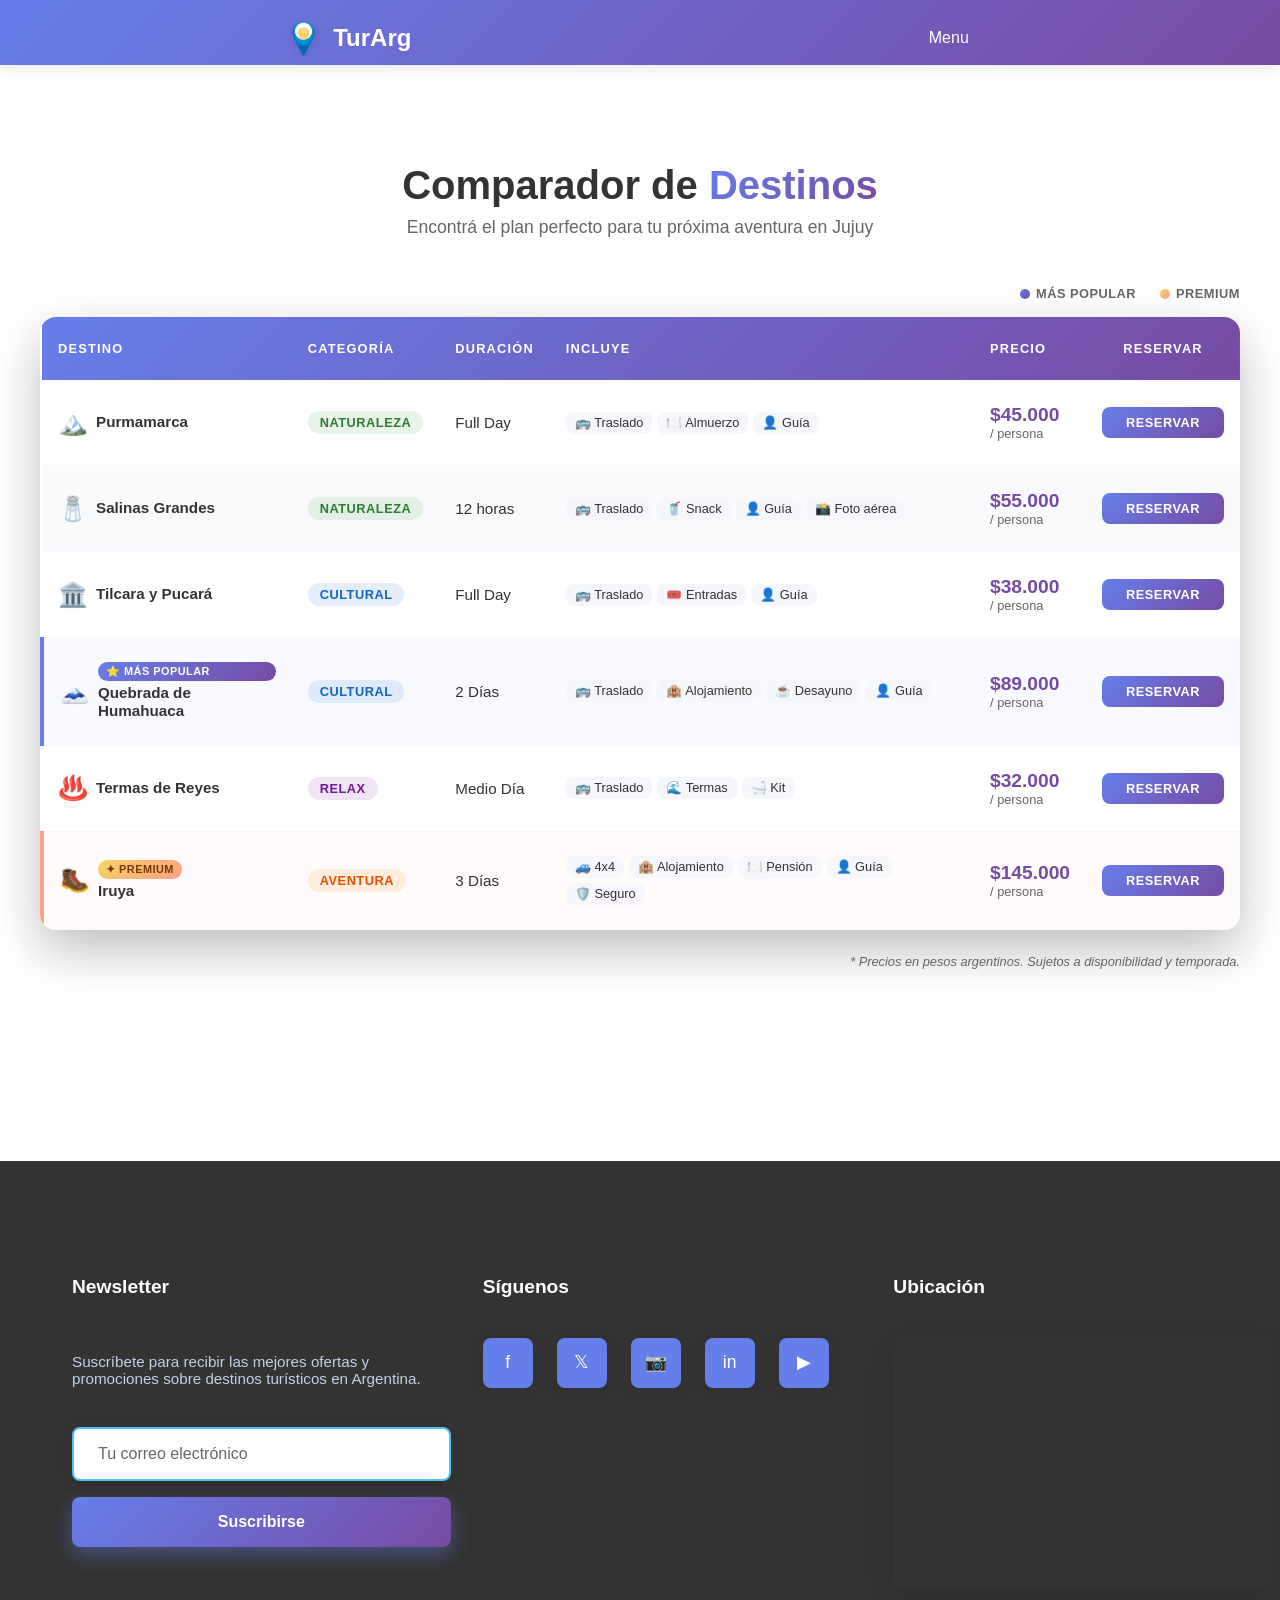
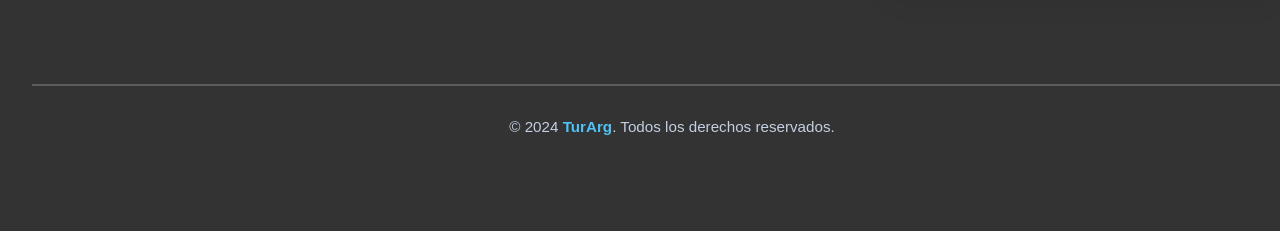
<file: precio.html>
<!doctype html>
<html lang="es">
  <head>
    <meta charset="UTF-8" />
    <meta name="viewport" content="width=device-width, initial-scale=1.0" />
    <link rel="stylesheet" href="css/pages/precios.css" />
    <title>Destino - TurArg</title>
  </head>
  <body>
    <!-- Encabezado -->
    <header>
      <nav class="navbar">
        <ul class="nav-links">
          <a href="index.html" class="logo-container">
            <img
              src="assets/images/TurArg-logo.webp"
              alt="Logo de Turi-Arg"
              title="Turi-Arg"
              class="logo"
            />
            <p class="">TurArg</p>
          </a>
          <li class="dropdown">
            <a href="#">Menu</a>
            <ul class="dropdown-menu">
              <li><a href="destino.html">Destino</a></li>
              <li><a href="agencia.html">Agencia</a></li>
              <li><a href="precio.html">Precio</a></li>
            </ul>
          </li>
        </ul>
      </nav>
    </header>

    <!-- Contenido Principal -->
    <main class="destination-main">
      <section class="comparador-section">
        <!-- Encabezado -->
        <div class="comparador-header">
          <h2 class="comparador-title">Comparador de <span>Destinos</span></h2>
          <p class="comparador-subtitle">
            Encontrá el plan perfecto para tu próxima aventura en Jujuy
          </p>
        </div>

        <!-- Leyenda -->
        <div class="comparador-legend">
          <span class="legend-item">
            <span class="legend-dot legend-popular"></span> Más Popular
          </span>
          <span class="legend-item">
            <span class="legend-dot legend-premium"></span> Premium
          </span>
        </div>

        <!-- Tabla comparadora -->
        <div class="comparador-wrapper">
          <table class="comparador-table">
            <thead>
              <tr>
                <th>Destino</th>
                <th>Categoría</th>
                <th>Duración</th>
                <th>Incluye</th>
                <th>Precio</th>
                <th>Reservar</th>
              </tr>
            </thead>
            <tbody>
              <!-- Fila 1: Purmamarca -->
              <tr>
                <td>
                  <div class="destino-info">
                    <span class="destino-emoji">🏔️</span>
                    <div class="destino-meta">
                      <span class="destino-nombre">Purmamarca</span>
                    </div>
                  </div>
                </td>
                <td>
                  <span class="badge-categoria badge-naturaleza"
                    >Naturaleza</span
                  >
                </td>
                <td>Full Day</td>
                <td>
                  <ul class="incluye-list">
                    <li>
                      <span
                        class="tooltip-item"
                        data-tooltip="Traslado de ida y vuelta desde tu hotel"
                        >🚌 Traslado</span
                      >
                    </li>
                    <li>
                      <span
                        class="tooltip-item"
                        data-tooltip="Almuerzo en restaurante local con platos típicos jujeños"
                        >🍽️ Almuerzo</span
                      >
                    </li>
                    <li>
                      <span
                        class="tooltip-item"
                        data-tooltip="Guía turístico certificado durante todo el recorrido"
                        >👤 Guía</span
                      >
                    </li>
                  </ul>
                </td>
                <td>
                  <span class="precio-amount">$45.000</span>
                  <span class="precio-por-persona">/ persona</span>
                </td>
                <td>
                  <button class="btn-reservar">Reservar</button>
                </td>
              </tr>

              <!-- Fila 2: Salinas Grandes -->
              <tr>
                <td>
                  <div class="destino-info">
                    <span class="destino-emoji">🧂</span>
                    <div class="destino-meta">
                      <span class="destino-nombre">Salinas Grandes</span>
                    </div>
                  </div>
                </td>
                <td>
                  <span class="badge-categoria badge-naturaleza"
                    >Naturaleza</span
                  >
                </td>
                <td>12 horas</td>
                <td>
                  <ul class="incluye-list">
                    <li>
                      <span
                        class="tooltip-item"
                        data-tooltip="Traslado de ida y vuelta desde tu hotel"
                        >🚌 Traslado</span
                      >
                    </li>
                    <li>
                      <span
                        class="tooltip-item"
                        data-tooltip="Snack y bebidas durante el recorrido por las salinas"
                        >🥤 Snack</span
                      >
                    </li>
                    <li>
                      <span
                        class="tooltip-item"
                        data-tooltip="Guía turístico certificado durante todo el recorrido"
                        >👤 Guía</span
                      >
                    </li>
                    <li>
                      <span
                        class="tooltip-item"
                        data-tooltip="Sesión de fotos aéreas con dron incluida"
                        >📸 Foto aérea</span
                      >
                    </li>
                  </ul>
                </td>
                <td>
                  <span class="precio-amount">$55.000</span>
                  <span class="precio-por-persona">/ persona</span>
                </td>
                <td>
                  <button class="btn-reservar">Reservar</button>
                </td>
              </tr>

              <!-- Fila 3: Tilcara y Pucará -->
              <tr>
                <td>
                  <div class="destino-info">
                    <span class="destino-emoji">🏛️</span>
                    <div class="destino-meta">
                      <span class="destino-nombre">Tilcara y Pucará</span>
                    </div>
                  </div>
                </td>
                <td>
                  <span class="badge-categoria badge-cultural">Cultural</span>
                </td>
                <td>Full Day</td>
                <td>
                  <ul class="incluye-list">
                    <li>
                      <span
                        class="tooltip-item"
                        data-tooltip="Traslado de ida y vuelta desde tu hotel"
                        >🚌 Traslado</span
                      >
                    </li>
                    <li>
                      <span
                        class="tooltip-item"
                        data-tooltip="Entrada al museo arqueológico y al Pucará de Tilcara"
                        >🎟️ Entradas</span
                      >
                    </li>
                    <li>
                      <span
                        class="tooltip-item"
                        data-tooltip="Guía turístico especializado en historia y arqueología"
                        >👤 Guía</span
                      >
                    </li>
                  </ul>
                </td>
                <td>
                  <span class="precio-amount">$38.000</span>
                  <span class="precio-por-persona">/ persona</span>
                </td>
                <td>
                  <button class="btn-reservar">Reservar</button>
                </td>
              </tr>

              <!-- Fila 4: Quebrada de Humahuaca — POPULAR -->
              <tr class="row-popular">
                <td>
                  <div class="destino-info">
                    <span class="destino-emoji">🗻</span>
                    <div class="destino-meta">
                      <span class="tag-popular">⭐ Más popular</span>
                      <span class="destino-nombre">Quebrada de Humahuaca</span>
                    </div>
                  </div>
                </td>
                <td>
                  <span class="badge-categoria badge-cultural">Cultural</span>
                </td>
                <td>2 Días</td>
                <td>
                  <ul class="incluye-list">
                    <li>
                      <span
                        class="tooltip-item"
                        data-tooltip="Traslado de ida y vuelta desde tu hotel"
                        >🚌 Traslado</span
                      >
                    </li>
                    <li>
                      <span
                        class="tooltip-item"
                        data-tooltip="Una noche en hostal con desayuno incluido"
                        >🏨 Alojamiento</span
                      >
                    </li>
                    <li>
                      <span
                        class="tooltip-item"
                        data-tooltip="Desayuno típico norteño cada mañana"
                        >☕ Desayuno</span
                      >
                    </li>
                    <li>
                      <span
                        class="tooltip-item"
                        data-tooltip="Guía turístico certificado Patrimonio UNESCO"
                        >👤 Guía</span
                      >
                    </li>
                  </ul>
                </td>
                <td>
                  <span class="precio-amount">$89.000</span>
                  <span class="precio-por-persona">/ persona</span>
                </td>
                <td>
                  <button class="btn-reservar">Reservar</button>
                </td>
              </tr>

              <!-- Fila 5: Termas de Reyes -->
              <tr>
                <td>
                  <div class="destino-info">
                    <span class="destino-emoji">♨️</span>
                    <div class="destino-meta">
                      <span class="destino-nombre">Termas de Reyes</span>
                    </div>
                  </div>
                </td>
                <td>
                  <span class="badge-categoria badge-relax">Relax</span>
                </td>
                <td>Medio Día</td>
                <td>
                  <ul class="incluye-list">
                    <li>
                      <span
                        class="tooltip-item"
                        data-tooltip="Traslado de ida y vuelta desde tu hotel"
                        >🚌 Traslado</span
                      >
                    </li>
                    <li>
                      <span
                        class="tooltip-item"
                        data-tooltip="Acceso ilimitado a todas las piletas termales"
                        >🌊 Termas</span
                      >
                    </li>
                    <li>
                      <span
                        class="tooltip-item"
                        data-tooltip="Toalla y kit de bienvenida incluidos"
                        >🛁 Kit</span
                      >
                    </li>
                  </ul>
                </td>
                <td>
                  <span class="precio-amount">$32.000</span>
                  <span class="precio-por-persona">/ persona</span>
                </td>
                <td>
                  <button class="btn-reservar">Reservar</button>
                </td>
              </tr>

              <!-- Fila 6: Iruya — PREMIUM -->
              <tr class="row-premium">
                <td>
                  <div class="destino-info">
                    <span class="destino-emoji">🥾</span>
                    <div class="destino-meta">
                      <span class="tag-premium">✦ Premium</span>
                      <span class="destino-nombre">Iruya</span>
                    </div>
                  </div>
                </td>
                <td>
                  <span class="badge-categoria badge-aventura">Aventura</span>
                </td>
                <td>3 Días</td>
                <td>
                  <ul class="incluye-list">
                    <li>
                      <span
                        class="tooltip-item"
                        data-tooltip="Traslado en 4x4 por caminos de montaña"
                        >🚙 4x4</span
                      >
                    </li>
                    <li>
                      <span
                        class="tooltip-item"
                        data-tooltip="2 noches en hostería boutique con vista a la quebrada"
                        >🏨 Alojamiento</span
                      >
                    </li>
                    <li>
                      <span
                        class="tooltip-item"
                        data-tooltip="Pensión completa: desayuno, almuerzo y cena"
                        >🍽️ Pensión</span
                      >
                    </li>
                    <li>
                      <span
                        class="tooltip-item"
                        data-tooltip="Guía de trekking certificado con equipo de emergencia"
                        >👤 Guía</span
                      >
                    </li>
                    <li>
                      <span
                        class="tooltip-item"
                        data-tooltip="Seguro de viaje y asistencia médica incluidos"
                        >🛡️ Seguro</span
                      >
                    </li>
                  </ul>
                </td>
                <td>
                  <span class="precio-amount">$145.000</span>
                  <span class="precio-por-persona">/ persona</span>
                </td>
                <td>
                  <button class="btn-reservar">Reservar</button>
                </td>
              </tr>
            </tbody>
          </table>
        </div>

        <!-- Nota -->
        <p class="comparador-nota">
          * Precios en pesos argentinos. Sujetos a disponibilidad y temporada.
        </p>
      </section>
    </main>

    <!-- Pie de página -->
    <footer>
      <div class="footer-container">
        <!-- Sección Newsletter -->
        <div class="footer-section-newsletter">
          <h3 class="footer-newsletter-title">Newsletter</h3>
          <p class="footer-newsletter-description">
            Suscríbete para recibir las mejores ofertas y promociones sobre
            destinos turísticos en Argentina.
          </p>
          <form class="newsletter-form">
            <input type="email" placeholder="Tu correo electrónico" required />
            <button type="submit">Suscribirse</button>
          </form>
        </div>

        <!-- Sección Redes Sociales -->
        <div class="footer-section-social">
          <h3 class="footer-social-title">Síguenos</h3>
          <div class="social-links">
            <a href="#" class="social-link" title="Facebook">f</a>
            <a href="#" class="social-link" title="Twitter">𝕏</a>
            <a href="#" class="social-link" title="Instagram">📷</a>
            <a href="#" class="social-link" title="LinkedIn">in</a>
            <a href="#" class="social-link" title="YouTube">▶</a>
          </div>
        </div>

        <!-- Sección Mapa Interactivo -->
        <div class="footer-section-map">
          <h3 class="footer-map-title">Ubicación</h3>
          <div class="map-container">
            <iframe
              src="https://www.openstreetmap.org/export/embed.html?bbox=-73.5,-56.0,-53.6,-21.8&layer=mapnik&marker=-38.4161,-63.6167"
              allowfullscreen=""
              loading="lazy"
              referrerpolicy="no-referrer-when-downgrade"
            >
            </iframe>
          </div>
        </div>
      </div>

      <!-- Footer Bottom -->
      <div class="footer-bottom">
        <p class="footer-copyright">
          &copy; 2024 <strong>TurArg</strong>. Todos los derechos reservados.
        </p>
      </div>
    </footer>
  </body>
</html>
</file>
<file: css/pages/agencia.css>
@import url("../layout.css");
@import url("../components/navbar.css");
@import url("../components/agency-cards.css");
@import url("../components/star-rating.css");
@import url("../components/footer.css");
</file>
<file: css/pages/blog.css>
@import url("../layout.css");
@import url("../components/navbar.css");
@import url("../components/blog-magazine.css");
@import url("../components/footer.css");
</file>
<file: css/pages/contact.css>
@import url("../layout.css");
@import url("../components/navbar.css");
@import url("../components/form-contact.css");
@import url("../components/footer.css");
</file>
<file: css/pages/destino.css>
@import url("../layout.css");
@import url("../components/navbar.css");
@import url("../components/category-filter.css");
@import url("../components/masonry-gallery.css");
@import url("../components/info-cards.css");
@import url("../components/pricing-table.css");
@import url("../components/footer.css");
</file>
<file: css/pages/precios.css>
@import url("../layout.css");
@import url("../components/navbar.css");
@import url("../components/comparador-precios.css");
@import url("../components/footer.css");
</file>
